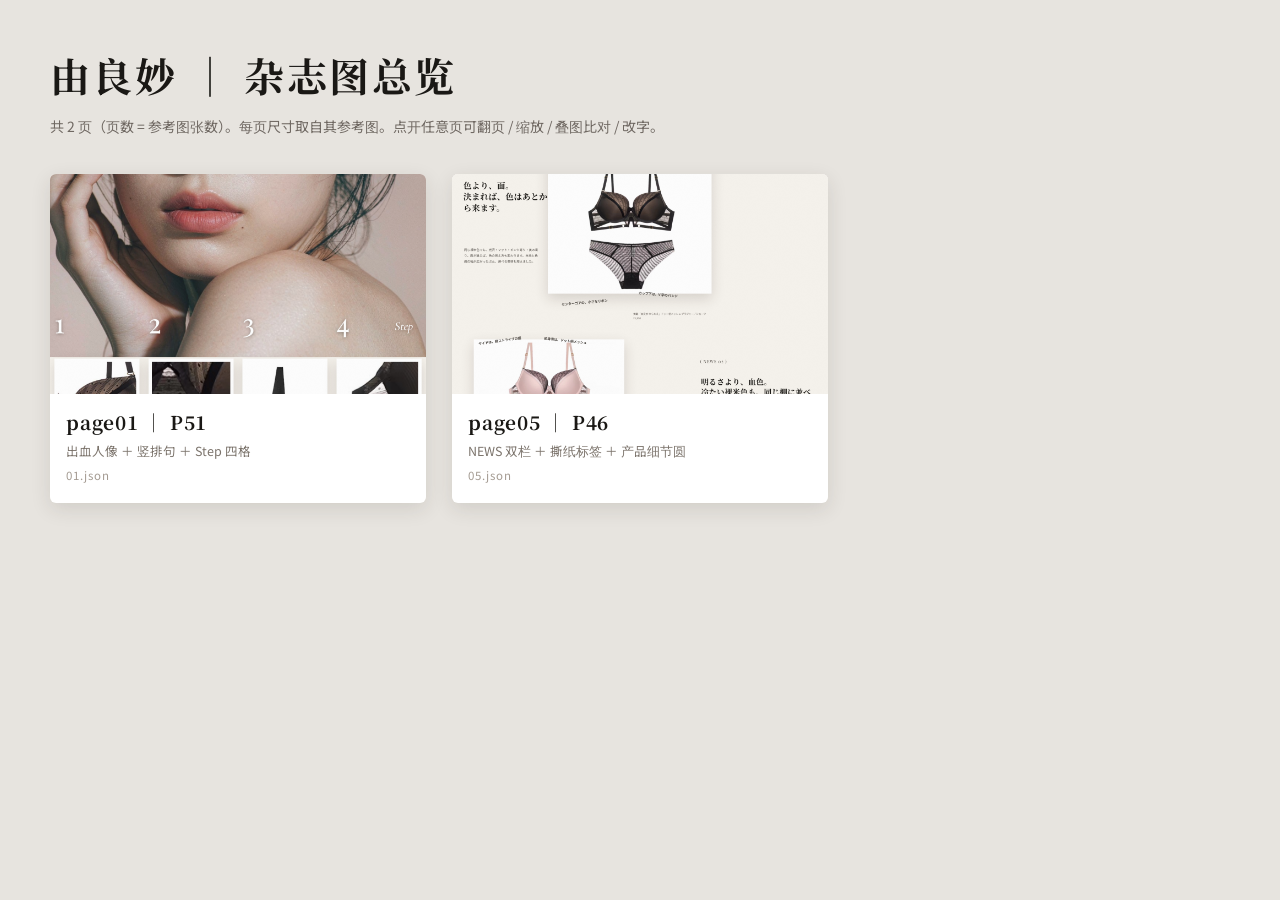
<file: templates/index.html>
<!DOCTYPE html>
<html lang="zh-Hant"><head><meta charset="utf-8">
<title>由良妙 ｜ 总览（2 页）</title>
<link rel="stylesheet" href="css/fonts.css"><link rel="stylesheet" href="css/tokens.css">
<link rel="stylesheet" href="brand/_skin.css"><link rel="stylesheet" href="css/typography.css">
<link rel="stylesheet" href="css/layout.css">
<style>body{background:#e7e4df;padding:46px 30px 90px}
.idx-head{max-width:1180px;margin:0 auto 34px}
.idx-head h1{font-family:var(--font-serif);font-size:40px;margin:0 0 10px;letter-spacing:var(--ls-cn)}
.idx-head p{margin:0;color:#6f6862;font-size:14px;line-height:1.9}
.idx-grid{max-width:1180px;margin:0 auto;display:grid;grid-template-columns:repeat(3,1fr);gap:26px}
.idx-card{background:#fff;border-radius:6px;overflow:hidden;text-decoration:none;color:inherit;box-shadow:0 6px 20px rgba(50,40,32,.12);transition:transform .18s,box-shadow .18s}
.idx-card:hover{transform:translateY(-4px);box-shadow:0 14px 34px rgba(50,40,32,.2)}
.idx-card .thumb{aspect-ratio:auto;min-height:220px;background:#f3f1ee center/cover no-repeat}
.idx-card .meta{padding:14px 16px 18px}
.idx-card .meta b{font-family:var(--font-serif);font-size:19px;display:block;margin-bottom:6px;letter-spacing:.04em}
.idx-card .meta span{font-size:12.5px;color:#7b736b;line-height:1.6;display:block}
.idx-card .meta em{font-style:normal;font-size:11.5px;color:#a49b92;letter-spacing:.08em}
</style></head><body>
<div class="idx-head"><h1>由良妙 ｜ 杂志图总览</h1>
<p>共 2 页（页数 = 参考图张数）。每页尺寸取自其参考图。点开任意页可翻页 / 缩放 / 叠图比对 / 改字。</p></div>
<div class="idx-grid">
      <a class="idx-card" href="page01.html">
        <div class="thumb" style="background-image:url('_shots/page01.png')"></div>
        <div class="meta"><b>page01 ｜ P51</b>
        <span>出血人像 ＋ 竖排句 ＋ Step 四格</span><em>01.json</em></div>
      </a>
      <a class="idx-card" href="page05.html">
        <div class="thumb" style="background-image:url('_shots/page05.png')"></div>
        <div class="meta"><b>page05 ｜ P46</b>
        <span>NEWS 双栏 ＋ 撕纸标签 ＋ 产品细节圆</span><em>05.json</em></div>
      </a>
</div></body></html>
</file>
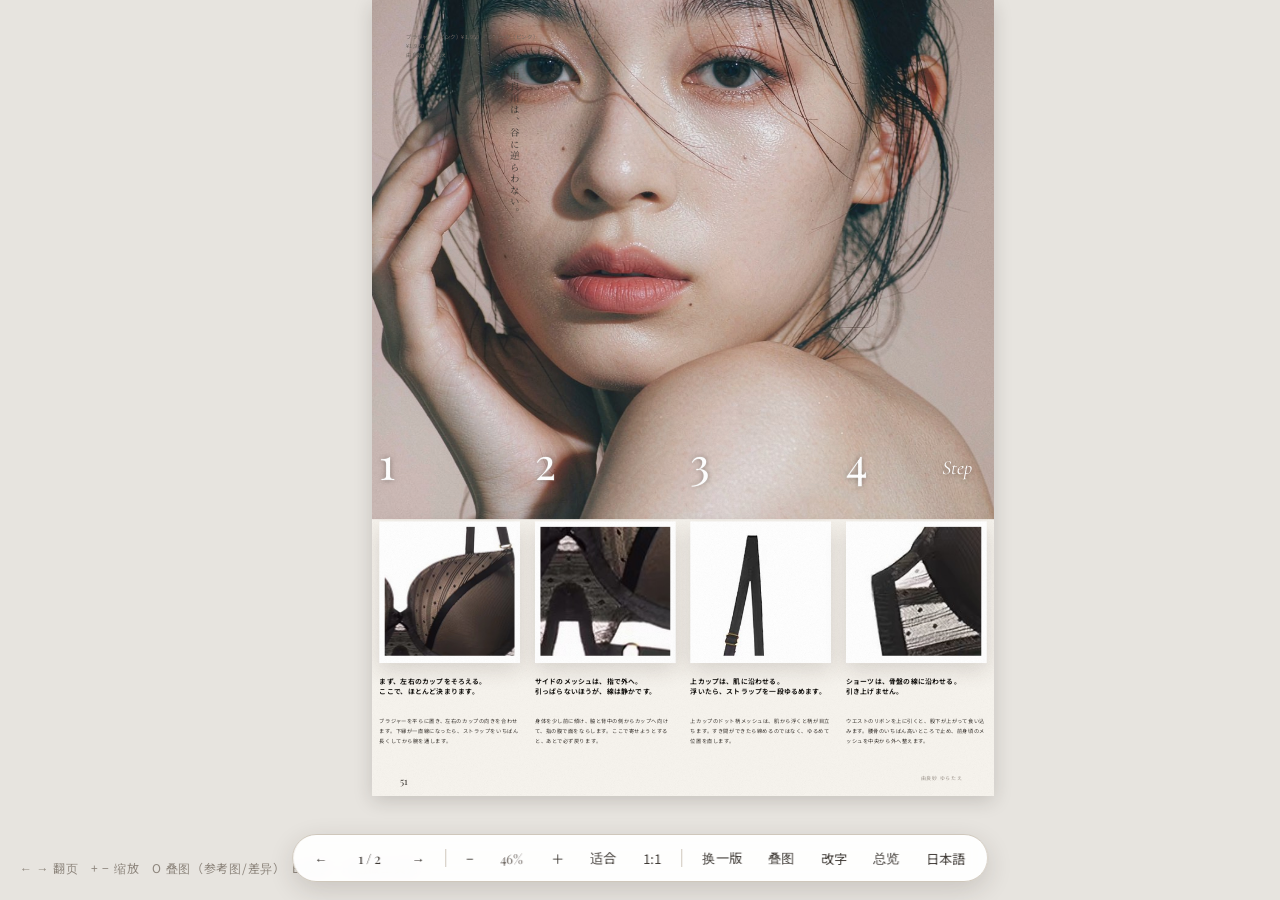
<file: templates/page01.html>
<!DOCTYPE html>
<html lang="ja" data-seed="">
<head>
<meta charset="utf-8">
<title>4 步穿法 ｜ P51</title>
<link rel="stylesheet" href="css/fonts.css">
<link rel="stylesheet" href="css/tokens.css">
<link rel="stylesheet" href="brand/_skin.css">
<link rel="stylesheet" href="css/typography.css">
<link rel="stylesheet" href="css/layout.css">
<link rel="stylesheet" href="css/variants.css">
<style>:root{--page-w:1366px;--page-h:1748px;}</style>
</head>
<body>
<div id="fitbox">
  <div class="stage-wrap">
    <div class="stage">
      <div class="page paper-grain">
        <div class="ref-overlay ref-img" style="background-image:url('assets/ref/p01.jpg')"></div>
        <div class="ref-overlay ref-diff" style="background-image:url('assets/ref/_grid/p01_diff.png')"></div>
      <div class="z z--image is-bleed" id="hero" style="left:0px;top:0px;width:1366px;height:1139.7px;z-index:1"><img src="images/p01-hero.jpg" alt=""></div>
      <div class="z z--text" id="credits" style="left:75.13px;top:69.92px;width:327.84px;height:73.42px;z-index:10"><div class="t fr-sans" style="font-family:var(--font-sans);font-size:12px;letter-spacing:0.02em;line-height:1.7;color:var(--ink-3)">ブラジャー（ピンク）¥1,950 ／ ショーツ（ピンク）¥1,950<br>由良妙 ゆらたえ</div></div>
      <div class="z z--text v" id="note-v" style="left:282.76px;top:153.82px;width:45.08px;height:751.64px;z-index:10"><div class="t fr-serif" style="font-family:var(--font-serif);font-size:21px;letter-spacing:0.2em;line-height:1.35;color:var(--ink-2)">由良川は、谷に逆らわない。</div></div>
      <div class="z z--text" id="step-script" style="left:1154.27px;top:999.86px;width:163.92px;height:83.9px;z-index:10"><div class="t fr-latin-ital" style="font-family:var(--font-latin-ital);font-size:44px;color:#ffffff;text-align:right;text-shadow:0 2px 12px rgba(40,30,20,.5)">Step</div></div>
      <div class="z z--image is-frame" id="s1-img" style="left:16.39px;top:1144.94px;width:308.72px;height:311.14px;z-index:3"><img src="images/step-1.jpg" alt="步骤一 细节"></div>
      <div class="z z--text" id="s1-no" style="left:16.39px;top:964.9px;width:95.62px;height:160.82px;z-index:6"><div class="t fr-latin" style="font-family:var(--font-latin);font-size:96px;line-height:1;color:#ffffff;text-shadow:0 2px 12px rgba(40,30,20,.5), 0 0 3px rgba(255,255,255,.95)">1</div></div>
      <div class="z z--text" id="s1-h" style="left:16.39px;top:1485.8px;width:308.72px;height:87.4px;z-index:10"><div class="t fr-sans" style="font-family:var(--font-sans);font-size:15px;font-weight:700;letter-spacing:0.05em;line-height:1.5;color:var(--ink)">まず、左右のカップをそろえる。<br>ここで、ほとんど決まります。</div></div>
      <div class="z z--text" id="s1-p" style="left:16.39px;top:1573.2px;width:308.72px;height:118.86px;z-index:10"><div class="t fr-sans" style="font-family:var(--font-sans);font-size:11.5px;letter-spacing:0.02em;line-height:1.85;color:var(--ink-2)">ブラジャーを平らに置き、左右のカップの向きを合わせます。下縁が一直線になったら、ストラップをいちばん長くしてから腕を通します。</div></div>
      <div class="z z--image is-frame" id="s2-img" style="left:357.89px;top:1144.94px;width:308.72px;height:311.14px;z-index:3"><img src="images/step-2.jpg" alt="步骤二 细节"></div>
      <div class="z z--text" id="s2-no" style="left:357.89px;top:964.9px;width:95.62px;height:160.82px;z-index:6"><div class="t fr-latin" style="font-family:var(--font-latin);font-size:96px;line-height:1;color:#ffffff;text-shadow:0 2px 12px rgba(40,30,20,.5), 0 0 3px rgba(255,255,255,.95)">2</div></div>
      <div class="z z--text" id="s2-h" style="left:357.89px;top:1485.8px;width:308.72px;height:87.4px;z-index:10"><div class="t fr-sans" style="font-family:var(--font-sans);font-size:15px;font-weight:700;letter-spacing:0.05em;line-height:1.5;color:var(--ink)">サイドのメッシュは、指で外へ。<br>引っぱらないほうが、線は静かです。</div></div>
      <div class="z z--text" id="s2-p" style="left:357.89px;top:1573.2px;width:308.72px;height:118.86px;z-index:10"><div class="t fr-sans" style="font-family:var(--font-sans);font-size:11.5px;letter-spacing:0.02em;line-height:1.85;color:var(--ink-2)">身体を少し前に傾け、脇と背中の側からカップへ向けて、指の腹で面をならします。ここで寄せようとすると、あとで必ず戻ります。</div></div>
      <div class="z z--image is-frame" id="s3-img" style="left:699.39px;top:1144.94px;width:308.72px;height:311.14px;z-index:3"><img src="images/step-3.jpg" alt="步骤三 细节"></div>
      <div class="z z--text" id="s3-no" style="left:699.39px;top:964.9px;width:95.62px;height:160.82px;z-index:6"><div class="t fr-latin" style="font-family:var(--font-latin);font-size:96px;line-height:1;color:#ffffff;text-shadow:0 2px 12px rgba(40,30,20,.5), 0 0 3px rgba(255,255,255,.95)">3</div></div>
      <div class="z z--text" id="s3-h" style="left:699.39px;top:1485.8px;width:308.72px;height:87.4px;z-index:10"><div class="t fr-sans" style="font-family:var(--font-sans);font-size:15px;font-weight:700;letter-spacing:0.05em;line-height:1.5;color:var(--ink)">上カップは、肌に沿わせる。<br>浮いたら、ストラップを一段ゆるめます。</div></div>
      <div class="z z--text" id="s3-p" style="left:699.39px;top:1573.2px;width:308.72px;height:118.86px;z-index:10"><div class="t fr-sans" style="font-family:var(--font-sans);font-size:11.5px;letter-spacing:0.02em;line-height:1.85;color:var(--ink-2)">上カップのドット柄メッシュは、肌から浮くと柄が目立ちます。すき間ができたら締めるのではなく、ゆるめて位置を直します。</div></div>
      <div class="z z--image is-frame" id="s4-img" style="left:1040.89px;top:1144.94px;width:308.72px;height:311.14px;z-index:3"><img src="images/step-4.jpg" alt="步骤四 细节"></div>
      <div class="z z--text" id="s4-no" style="left:1040.89px;top:964.9px;width:81.96px;height:160.82px;z-index:6"><div class="t fr-latin" style="font-family:var(--font-latin);font-size:96px;line-height:1;color:#ffffff;text-shadow:0 2px 12px rgba(40,30,20,.5), 0 0 3px rgba(255,255,255,.95)">4</div></div>
      <div class="z z--text" id="s4-h" style="left:1040.89px;top:1485.8px;width:308.72px;height:87.4px;z-index:10"><div class="t fr-sans" style="font-family:var(--font-sans);font-size:15px;font-weight:700;letter-spacing:0.05em;line-height:1.5;color:var(--ink)">ショーツは、骨盤の線に沿わせる。<br>引き上げません。</div></div>
      <div class="z z--text" id="s4-p" style="left:1040.89px;top:1573.2px;width:308.72px;height:118.86px;z-index:10"><div class="t fr-sans" style="font-family:var(--font-sans);font-size:11.5px;letter-spacing:0.02em;line-height:1.85;color:var(--ink-2)">ウエストのリボンを上に引くと、股下が上がって食い込みます。腰骨のいちばん高いところで止め、前身頃のメッシュを中央から外へ整えます。</div></div>
      <div class="z z--text" id="pageno" style="left:61.47px;top:1699.06px;width:81.96px;height:45.45px;z-index:30"><div class="t fr-latin" style="font-family:var(--font-latin);font-size:22px;color:var(--ink-2)">51</div></div>
      <div class="z z--text" id="wm" style="left:1079.14px;top:1699.06px;width:218.56px;height:45.45px;z-index:30"><div class="t fr-sans" style="font-family:var(--font-sans);font-size:11px;letter-spacing:0.16em;color:var(--ink-4);text-align:right">由良妙 ゆらたえ</div></div>
      </div>
    </div>
  </div>
</div>

<div class="toolbar">
  <button class="tb-prev" title="上一页（←）">←</button>
  <span class="pill-idx">1 / 2</span>
  <button class="tb-next" title="下一页（→）">→</button>
  <span class="sep"></span>
  <button class="tb-zoom-out" title="缩小（−）">−</button>
  <span class="zoomval">100%</span>
  <button class="tb-zoom-in" title="放大（＋）">＋</button>
  <button class="tb-fit" title="适合视窗（0）">适合</button>
  <button class="tb-100" title="原始尺寸">1:1</button>
  <span class="sep"></span>
  <button class="tb-ref" title="叠图比对：参考图 → 差异图 → 关（O）">叠图</button>
  <button class="tb-edit" title="直接改字（E）">改字</button>
  <a href="index.html" title="回到总览">总览</a>
</div>
<div class="hint">← → 翻页　+ − 缩放　O 叠图（参考图/差异）　E 改字　H 隐藏工具列</div>

<script src="js/vendor/jquery-3.7.1.min.js"></script>
<script src="copy/_data.js"></script>
<script src="js/copy.js"></script>
<script src="js/variants.js"></script>
<script src="js/magazine.js"></script>
</body>
</html>
</file>
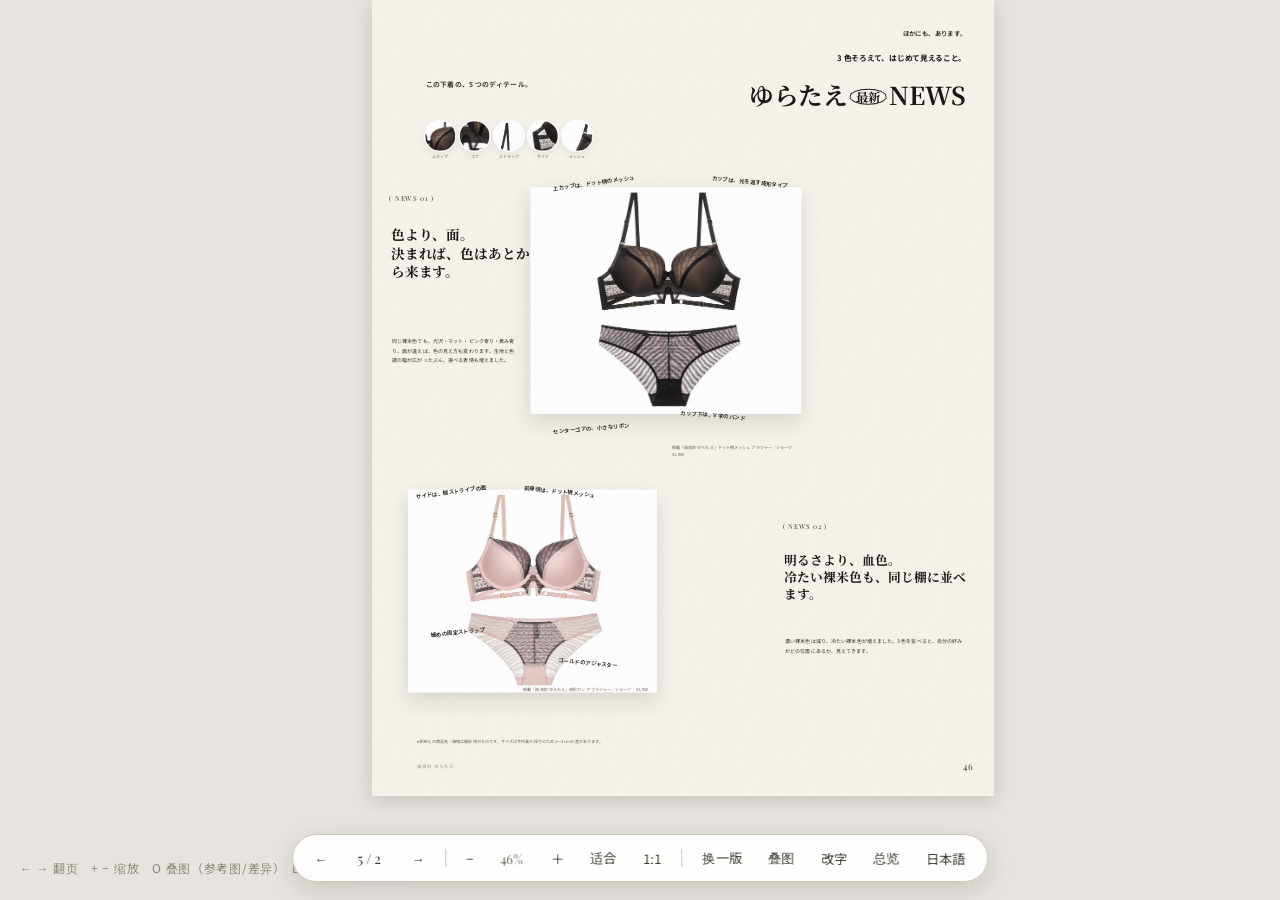
<file: templates/page05.html>
<!DOCTYPE html>
<html lang="ja" data-seed="">
<head>
<meta charset="utf-8">
<title>细节 NEWS ｜ P46</title>
<link rel="stylesheet" href="css/fonts.css">
<link rel="stylesheet" href="css/tokens.css">
<link rel="stylesheet" href="brand/_skin.css">
<link rel="stylesheet" href="css/typography.css">
<link rel="stylesheet" href="css/layout.css">
<link rel="stylesheet" href="css/variants.css">
<style>:root{--page-w:1366px;--page-h:1748px;}</style>
</head>
<body>
<div id="fitbox">
  <div class="stage-wrap">
    <div class="stage">
      <div class="page is-paper-warm paper-grain">
        <div class="ref-overlay ref-img" style="background-image:url('assets/ref/p05.jpg')"></div>
        <div class="ref-overlay ref-diff" style="background-image:url('assets/ref/_grid/p05_diff.png')"></div>
      <div class="z z--text" id="mast-a" style="left:983.52px;top:62.93px;width:321.01px;height:52.44px;z-index:20"><div class="t fr-sans" style="font-family:var(--font-sans);font-size:14px;font-weight:700;color:var(--ink-2);text-align:right">ほかにも、あります。</div></div>
      <div class="z z--text" id="mast-b" style="left:792.28px;top:115.37px;width:512.25px;height:55.94px;z-index:20"><div class="t fr-sans" style="font-family:var(--font-sans);font-size:17px;font-weight:700;color:var(--ink);text-align:right">3 色そろえて、はじめて見えること。</div></div>
      <div class="z z--text" id="mast-c" style="left:573.72px;top:178.3px;width:730.81px;height:139.84px;z-index:20"><div class="t fr-serif" style="font-family:var(--font-serif);font-size:54px;font-weight:700;line-height:1.1;color:var(--ink);text-align:right">ゆらたえ<span style="display:inline-block;border:2px solid var(--ink);border-radius:50%;padding:.02em .42em;font-size:.5em;margin:0 .18em;vertical-align:.28em">最新</span>NEWS</div></div>
      <div class="z z--torn" id="torn-title" style="left:98.35px;top:160.82px;width:416.63px;height:83.9px;z-index:30;padding:13px 20px"><div class="t fr-sans" style="font-family:var(--font-sans);font-size:15px;font-weight:700;letter-spacing:0.05em;color:var(--ink-2)">この下着の、5 つのディテール。</div></div>
      <div class="z z--mask is-circle" id="d1" style="left:117.48px;top:265.7px;width:65.57px;height:65.55px;z-index:22"><img src="images/detail-cup.png" alt=""></div>
      <div class="z z--mask is-circle" id="d2" style="left:192.61px;top:265.7px;width:65.57px;height:65.55px;z-index:22"><img src="images/detail-bow.png" alt=""></div>
      <div class="z z--mask is-circle" id="d3" style="left:267.74px;top:265.7px;width:65.57px;height:65.55px;z-index:22"><img src="images/detail-strap.png" alt=""></div>
      <div class="z z--mask is-circle" id="d4" style="left:342.87px;top:265.7px;width:65.57px;height:65.55px;z-index:22"><img src="images/detail-wing.png" alt=""></div>
      <div class="z z--mask is-circle" id="d5" style="left:418px;top:265.7px;width:65.57px;height:65.55px;z-index:22"><img src="images/detail-mesh.png" alt=""></div>
      <div class="z z--text" id="n1" style="left:117.48px;top:337.36px;width:65.57px;height:34.96px;z-index:22"><div class="t fr-sans" style="font-family:var(--font-sans);font-size:8.5px;color:var(--ink-3);text-align:center">上カップ</div></div>
      <div class="z z--text" id="n2" style="left:192.61px;top:337.36px;width:65.57px;height:34.96px;z-index:22"><div class="t fr-sans" style="font-family:var(--font-sans);font-size:8.5px;color:var(--ink-3);text-align:center">ゴア</div></div>
      <div class="z z--text" id="n3" style="left:267.74px;top:337.36px;width:65.57px;height:34.96px;z-index:22"><div class="t fr-sans" style="font-family:var(--font-sans);font-size:8.5px;color:var(--ink-3);text-align:center">ストラップ</div></div>
      <div class="z z--text" id="n4" style="left:342.87px;top:337.36px;width:65.57px;height:34.96px;z-index:22"><div class="t fr-sans" style="font-family:var(--font-sans);font-size:8.5px;color:var(--ink-3);text-align:center">サイド</div></div>
      <div class="z z--text" id="n5" style="left:418px;top:337.36px;width:65.57px;height:34.96px;z-index:22"><div class="t fr-sans" style="font-family:var(--font-sans);font-size:8.5px;color:var(--ink-3);text-align:center">メッシュ</div></div>
      <div class="z z--image is-frame" id="plate-a" style="left:348.33px;top:410.78px;width:594.21px;height:498.18px;z-index:5"><img src="images/p05-plate-a.jpg" alt="产品图 A"></div>
      <div class="z z--text" id="news01-kicker" style="left:38.25px;top:424.76px;width:191.24px;height:48.94px;z-index:20"><div class="t fr-latin" style="font-family:var(--font-latin);font-size:15px;letter-spacing:0.12em;color:var(--ink-2)">( NEWS 01 )</div></div>
      <div class="z z--text" id="news01-h" style="left:40.98px;top:494.68px;width:321.01px;height:218.5px;z-index:20"><div class="t fr-serif" style="font-family:var(--font-serif);font-size:30px;font-weight:700;letter-spacing:0.02em;line-height:1.35;color:var(--ink)">色より、面。<br>決まれば、色はあとから来ます。</div></div>
      <div class="z z--text" id="news01-p" style="left:43.71px;top:739.4px;width:275.93px;height:288.42px;z-index:20"><div class="t fr-sans" style="font-family:var(--font-sans);font-size:11px;letter-spacing:0.02em;line-height:1.9;color:var(--ink-2)">同じ裸米色でも、光沢・マット・ピンク寄り・黄み寄り。面が違えば、色の見え方も変わります。生地と色調の幅が広がったぶん、選べる表情も増えました。</div></div>
      <div class="z z--text" id="lab-a1" style="left:398.87px;top:391.55px;width:184.41px;height:52.44px;z-index:30;transform:rotate(-8deg)"><div class="t fr-sans" style="font-family:var(--font-sans);font-size:12px;font-weight:700;color:var(--ink-2)">上カップは、ドット柄のメッシュ</div></div>
      <div class="z z--text" id="lab-a2" style="left:744.47px;top:391.55px;width:211.73px;height:52.44px;z-index:30;transform:rotate(6deg)"><div class="t fr-sans" style="font-family:var(--font-sans);font-size:12px;font-weight:700;color:var(--ink-2)">カップは、光を返す成形タイプ</div></div>
      <div class="z z--text" id="lab-a3" style="left:398.87px;top:929.94px;width:198.07px;height:52.44px;z-index:30;transform:rotate(-5deg)"><div class="t fr-sans" style="font-family:var(--font-sans);font-size:12px;font-weight:700;color:var(--ink-2)">センターゴアの、小さなリボン</div></div>
      <div class="z z--text" id="lab-a4" style="left:676.17px;top:905.46px;width:198.07px;height:52.44px;z-index:30;transform:rotate(5deg)"><div class="t fr-sans" style="font-family:var(--font-sans);font-size:12px;font-weight:700;color:var(--ink-2)">カップ下は、V 字のバンド</div></div>
      <div class="z z--text" id="credits-a" style="left:658.41px;top:975.38px;width:293.69px;height:122.36px;z-index:20"><div class="t fr-sans" style="font-family:var(--font-sans);font-size:9px;line-height:1.7;color:var(--ink-3)">掲載「由良妙 ゆらたえ」ドット柄メッシュ ブラジャー／ショーツ　¥1,950</div></div>
      <div class="z z--image is-frame" id="plate-b" style="left:79.23px;top:1075.02px;width:546.4px;height:445.74px;z-index:5"><img src="images/p05-plate-b.jpg" alt="产品图 B"></div>
      <div class="z z--text" id="lab-b1" style="left:98.35px;top:1069.78px;width:163.92px;height:52.44px;z-index:30;transform:rotate(-8deg)"><div class="t fr-sans" style="font-family:var(--font-sans);font-size:12px;font-weight:700;color:var(--ink-2)">サイドは、縦ストライプの面</div></div>
      <div class="z z--text" id="lab-b2" style="left:129.77px;top:1377.42px;width:157.09px;height:52.44px;z-index:30;transform:rotate(-6deg)"><div class="t fr-sans" style="font-family:var(--font-sans);font-size:12px;font-weight:700;color:var(--ink-2)">細めの固定ストラップ</div></div>
      <div class="z z--text" id="lab-b3" style="left:407.07px;top:1447.34px;width:143.43px;height:52.44px;z-index:30;transform:rotate(5deg)"><div class="t fr-sans" style="font-family:var(--font-sans);font-size:12px;font-weight:700;color:var(--ink-2)">ゴールドのアジャスター</div></div>
      <div class="z z--text" id="lab-b4" style="left:331.94px;top:1069.78px;width:157.09px;height:52.44px;z-index:30;transform:rotate(6deg)"><div class="t fr-sans" style="font-family:var(--font-sans);font-size:12px;font-weight:700;color:var(--ink-2)">前身頃は、ドット柄メッシュ</div></div>
      <div class="z z--text" id="credits-b" style="left:331.94px;top:1506.78px;width:280.03px;height:87.4px;z-index:20"><div class="t fr-sans" style="font-family:var(--font-sans);font-size:9px;line-height:1.7;color:var(--ink-3)">掲載「由良妙 ゆらたえ」成形カップ ブラジャー／ショーツ　¥1,950</div></div>
      <div class="z z--text" id="news02-kicker" style="left:901.56px;top:1144.94px;width:191.24px;height:48.94px;z-index:20"><div class="t fr-latin" style="font-family:var(--font-latin);font-size:15px;letter-spacing:0.12em;color:var(--ink-2)">( NEWS 02 )</div></div>
      <div class="z z--text" id="news02-h" style="left:904.29px;top:1209.62px;width:409.8px;height:183.54px;z-index:20"><div class="t fr-serif" style="font-family:var(--font-serif);font-size:28px;font-weight:700;letter-spacing:0.02em;line-height:1.35;color:var(--ink)">明るさより、血色。<br>冷たい裸米色も、同じ棚に並べます。</div></div>
      <div class="z z--text" id="news02-p" style="left:907.02px;top:1398.4px;width:398.87px;height:183.54px;z-index:20"><div class="t fr-sans" style="font-family:var(--font-sans);font-size:11px;letter-spacing:0.02em;line-height:1.9;color:var(--ink-2)">濃い裸米色は減り、冷たい裸米色が増えました。3 色を並べると、自分の好みがどの位置にあるか、見えてきます。</div></div>
      <div class="z z--text" id="fam" style="left:98.35px;top:1622.14px;width:846.92px;height:45.45px;z-index:20"><div class="t fr-sans" style="font-family:var(--font-sans);font-size:9px;line-height:1.6;color:var(--ink-3)">●本単元の商品名・価格は撮影用のものです。サイズは手作業の採寸のため 2〜3cm の差があります。</div></div>
      <div class="z z--text" id="pageno" style="left:1236.23px;top:1669.34px;width:81.96px;height:48.94px;z-index:30"><div class="t fr-latin" style="font-family:var(--font-latin);font-size:20px;color:var(--ink-2);text-align:right">46</div></div>
      <div class="z z--text" id="wm" style="left:98.35px;top:1674.58px;width:245.88px;height:41.95px;z-index:30"><div class="t fr-sans" style="font-family:var(--font-sans);font-size:10px;letter-spacing:0.12em;color:var(--ink-4)">由良妙 ゆらたえ</div></div>
      </div>
    </div>
  </div>
</div>

<div class="toolbar">
  <button class="tb-prev" title="上一页（←）">←</button>
  <span class="pill-idx">5 / 2</span>
  <button class="tb-next" title="下一页（→）">→</button>
  <span class="sep"></span>
  <button class="tb-zoom-out" title="缩小（−）">−</button>
  <span class="zoomval">100%</span>
  <button class="tb-zoom-in" title="放大（＋）">＋</button>
  <button class="tb-fit" title="适合视窗（0）">适合</button>
  <button class="tb-100" title="原始尺寸">1:1</button>
  <span class="sep"></span>
  <button class="tb-ref" title="叠图比对：参考图 → 差异图 → 关（O）">叠图</button>
  <button class="tb-edit" title="直接改字（E）">改字</button>
  <a href="index.html" title="回到总览">总览</a>
</div>
<div class="hint">← → 翻页　+ − 缩放　O 叠图（参考图/差异）　E 改字　H 隐藏工具列</div>

<script src="js/vendor/jquery-3.7.1.min.js"></script>
<script src="copy/_data.js"></script>
<script src="js/copy.js"></script>
<script src="js/variants.js"></script>
<script src="js/magazine.js"></script>
</body>
</html>
</file>
<file: templates/css/fonts.css>
@charset "UTF-8";
/* ==========================================================================
   fonts.css —— 内嵌字体（杂志感的地基）
   --------------------------------------------------------------------------
   为什么必须内嵌，不能用系统字体栈：

   本机实测 —— 明朝体只有「Noto Serif SC」，没有 TC 版，也没有 Yu Mincho /
   MS Mincho；系统栈会一路落到 **SimSun**，标题的字重、字面宽度、顿挫全不对。
   手写体只有 Segoe Script（童趣圆体），没有参考刊那种 copperplate 系统。
   所以把 Noto Serif JP/SC（真明朝 400/700/900）、Noto Sans JP、两款 script、
   两款拉丁衬线随包带走：出图稳定、换机可用。均为 OFL 授权，可随项目分发。

   ★ 字体族名是「引擎中立名」（Mag *），不绑定任何品牌。
     某个品牌想换字体 → 改 brand/brand-pack.json 的 fonts 段；
     字段契约与 fontMap 台账口径见 ../contracts/brand-pack.md §3.7，
     识别原刊字体的流程见 ../references/05-font-identification.md。
     改完用 `node tools/fontcheck.js` 验「真的用了内嵌字体」，
     再用 `node tools/inkprobe.js` 验「字重真的生效」——两者缺一不可。

   字形切换：日文稿用 JP、中文稿用 SC。靠 <html lang> 选（js/copy.js 一定会设）。
   两套都保留 JP 作为回落，避免缺字变豆腐。
   ========================================================================== */

/* ---------- 明朝体 · 日文（主稿字体） ---------- */
@font-face { font-family: "Mag Mincho JP";
  src: url("../fonts/noto-serif-jp-japanese-400-normal.woff2") format("woff2");
  font-weight: 400; font-style: normal; font-display: block; }
@font-face { font-family: "Mag Mincho JP";
  src: url("../fonts/noto-serif-jp-japanese-700-normal.woff2") format("woff2");
  font-weight: 700; font-style: normal; font-display: block; }
@font-face { font-family: "Mag Mincho JP";
  src: url("../fonts/noto-serif-jp-japanese-900-normal.woff2") format("woff2");
  font-weight: 900; font-style: normal; font-display: block; }

/* ---------- 明朝体 · 中文（中文稿字形） ---------- */
@font-face { font-family: "Mag Mincho SC";
  src: url("../fonts/noto-serif-sc-chinese-simplified-400-normal.woff2") format("woff2");
  font-weight: 400; font-style: normal; font-display: block; }
@font-face { font-family: "Mag Mincho SC";
  src: url("../fonts/noto-serif-sc-chinese-simplified-700-normal.woff2") format("woff2");
  font-weight: 700; font-style: normal; font-display: block; }
@font-face { font-family: "Mag Mincho SC";
  src: url("../fonts/noto-serif-sc-chinese-simplified-900-normal.woff2") format("woff2");
  font-weight: 900; font-style: normal; font-display: block; }

/* ---------- 黑体 · 日文（内文 / 说明） ---------- */
@font-face { font-family: "Mag Gothic JP";
  src: url("../fonts/noto-sans-jp-japanese-400-normal.woff2") format("woff2");
  font-weight: 400; font-style: normal; font-display: block; }
@font-face { font-family: "Mag Gothic JP";
  src: url("../fonts/noto-sans-jp-japanese-700-normal.woff2") format("woff2");
  font-weight: 700; font-style: normal; font-display: block; }

/* ---------- 手写体 · 两种笔性 ----------
   Silk   —— 极细 copperplate，笔画如丝线（签名式大字）
   Ribbon —— 笔画丰满、转折圆润（压在浅底上的装饰大字用，细线会看不清） */
@font-face { font-family: "Mag Script Silk";
  src: url("../fonts/pinyon-script-latin-400-normal.woff2") format("woff2");
  font-weight: 400; font-style: normal; font-display: block; }
@font-face { font-family: "Mag Script Ribbon";
  src: url("../fonts/great-vibes-latin-400-normal.woff2") format("woff2");
  font-weight: 400; font-style: normal; font-display: block; }

/* ---------- 英文衬线（大写字标 / 数字 / 装饰） ---------- */
@font-face { font-family: "Mag Editorial";
  src: url("../fonts/playfair-display-latin-400-normal.woff2") format("woff2");
  font-weight: 400; font-style: normal; font-display: block; }
@font-face { font-family: "Mag Editorial Italic";
  src: url("../fonts/cormorant-garamond-latin-400-italic.woff2") format("woff2");
  font-weight: 400; font-style: italic; font-display: block; }
</file>
<file: templates/css/tokens.css>
@charset "UTF-8";
/* =========================================================================
   tokens.css —— 设计令牌（引擎默认值）
   -------------------------------------------------------------------------
   这一层是「引擎出厂默认」。**品牌包会覆盖它**：
   build.js 读 brand/brand-pack.json → 生成 brand/_skin.css（只写覆写项），
   每个页面在 tokens.css 之后加载 _skin.css，于是同一套版式换品牌只换配色与字体。

   想手工微调也可以直接改这里（会作为所有品牌的兜底）。
   ========================================================================= */

:root {
  /* ---------- 1. 画布（默认值；实际每页由 layout JSON 的 canvas 覆盖） ---------- */
  --page-w: 1366px;
  --page-h: 1748px;
  --page-scale: 1;

  /* ---------- 2. 纸张与墨色 ---------- */
  --paper:        #ffffff;   /* 纸底（品牌包 palette.paper 覆盖） */
  --paper-warm:   #f7f4ee;   /* 生成り（米白纸） */
  --paper-cream:  #efe6d8;   /* 奶油纸 */
  --paper-grey:   #f2f1ef;
  --ink:          #1a1815;   /* 主文字 */
  --ink-2:        #3d3833;   /* 次文字 */
  --ink-3:        #6f6862;   /* 说明文字 */
  --ink-4:        #a09890;   /* 极淡注记 */
  --rule:         #cfc7bb;   /* 细罫线 */
  --rule-soft:    #e6e0d8;

  /* ---------- 3. 强调色（品牌包 palette.accent 覆盖；默认中性墨色） ---------- */
  --accent:       #1a1815;
  --accent-soft:  #e8e4de;
  --accent-deep:  #1a1815;
  --accent-wash:  #f4f2ee;

  /* ---------- 3b. 参考刊解析色（品牌包 palette 覆盖） ----------
     这五个不是「品牌主色」，而是**参考刊解析出来的功能色**——它们的取值来自
     参考图（背景基色、刊头强调色、被主体衬着的对比墨），用途固定：
       --sky       出血照重铺的**背景基色**（herorecut.py --bg-from 量出来的就是它）
       --pink      刊头/大字号强调色（参考刊的粉）
       --pink-deep 压在照片/浅底上的**强调色加深一档**（弧排字、角标）
       --ink-cool  压在浅蓝底上的墨（与背景同色系加深 → 天然高对比）
       --warm-deep 压在人物暖调（肌肤/米色薄纱）上的墨（暖调加深 → 与人物色匹配）
     有它们，版式里就不出现写死色值；换品牌仍然只换 brand-pack.json。

     ★2026-10-01 加深：--warm-deep 与 --pink-deep 都往下压了一档。
       起因是用户第 5 点「文案要用与背景色和人物颜色匹配的对比色」。
       反算过程：以 contrastcheck 实测的中调底（fam 底下灰度 159）为准，
       正文要过 4.5 需要字色相对亮度 ≤ 0.038；#7a4a55 只有 0.097（比值 2.70），
       压到 #4b2731 才到 4.85。--pink-deep 同理：#e4789f 压在浅底上比值 2.25，
       不到大字 3.0 的线；压到 #d4557f 得 3.1。
       **颜色不是审美调整，是算出来的** —— 换底就要重算，别凭眼睛。 */
  --sky:       #e4ebf6;
  --pink:      #f1a1bb;
  --pink-deep: #d4557f;
  --ink-cool:  #3b4a63;
  --warm-deep: #4b2731;

  /* ---------- 4. 字体角色 ----------
     前四个由 css/fonts.css 内嵌；系统字体只作缺字回落，不参与「选字」。
     品牌包 fonts 段可整套替换。 */
  --font-serif:  "Mag Mincho JP","Mag Mincho SC",SimSun,"Times New Roman",serif;
  --font-sans:   "Mag Gothic JP","Microsoft JhengHei","Yu Gothic","Microsoft YaHei",sans-serif;
  --font-script:      "Mag Script Silk","Mag Script Ribbon",cursive;
  --font-script-fat:  "Mag Script Ribbon","Mag Script Silk",cursive;
  --font-latin:       "Mag Editorial",Didot,Georgia,serif;
  --font-latin-ital:  "Mag Editorial Italic","Mag Editorial",Georgia,serif;

  /* ---------- 5. 字号级距 ---------- */
  --fs-mega:  104px;
  --fs-xxl:    68px;
  --fs-xl:     46px;
  --fs-lg:     30px;
  --fs-mdl:    24px;
  --fs-md:     20px;
  --fs-sm:     17px;
  --fs-xs:     14px;
  --fs-xxs:    12px;

  /* ---------- 6. 行高与字距 ---------- */
  --lh-tight:  1.25;
  --lh-normal: 1.55;
  --lh-loose:  1.95;
  --ls-cn:     0.06em;
  --ls-wide:   0.18em;
  --ls-xwide:  0.34em;

  /* ---------- 7. 版面基准 ---------- */
  --pad-x:     62px;
  --pad-y:     52px;
  --foot-safe: 88px;
  --gap:       18px;
  --hairline:  1px;

  /* ---------- 8. 阴影 / 圆角 ---------- */
  --sh-photo: 0 18px 44px rgba(60,45,38,.16);
  --sh-soft:  0 6px 18px rgba(60,45,38,.10);
  --r-sm: 3px;  --r-md: 10px;  --r-pill: 999px;
}
</file>
<file: templates/brand/_skin.css>
/* 由 build.js 生成 —— 请勿手改；改 brand/brand-pack.json 后重新 node build.js */
/* 品牌：由良妙 / ゆらたえ — yurutae */
:root {
  --paper: #f7f4ee;
  --paper-warm: #f7f4ee;
  --paper-cream: #efe6d8;
  --ink: #1a1815;
  --ink-2: #3d3833;
  --ink-3: #6f6862;
  --ink-4: #a09890;
  --rule: #cfc7bb;
  --rule-soft: #e6e0d8;
  --accent: #8c2f39;
  --accent-soft: #e7d3d5;
  --accent-deep: #8c2f39;
  --accent-wash: #f4eeea;
  --font-serif: "Mag Mincho JP","Mag Mincho SC",SimSun,"Times New Roman",serif;
  --font-sans: "Mag Gothic JP","Microsoft JhengHei","Yu Gothic","Microsoft YaHei",sans-serif;
  --font-script: "Mag Script Silk","Mag Script Ribbon",cursive;
  --font-script-fat: "Mag Script Ribbon","Mag Script Silk",cursive;
  --font-latin: "Mag Editorial",Didot,Georgia,serif;
  --font-latin-ital: "Mag Editorial Italic","Mag Editorial",Georgia,serif;
  /* 品牌字重上限：500（版式里超过的字重应下调，见 references/02 */
}
</file>
<file: templates/css/typography.css>
@charset "UTF-8";
/* =========================================================================
   typography.css —— 字体角色（.fr-*）与字形切换
   -------------------------------------------------------------------------
   版式骨架里每个文字区块只声明「角色」（serif / sans / script / latin …），
   不写具体字体名。角色→字体族的映射在 tokens.css 的 --font-* 变量里，
   由品牌包覆盖。这就是「保留原刊文字样式」可落地的方式：
   原刊是明朝标题 → 区块标 role:"serif"；原刊是黑体内文 → role:"sans"。
   ========================================================================= */

/* ---------------- 角色类 ---------------- */
.fr-serif      { font-family: var(--font-serif); }
.fr-sans       { font-family: var(--font-sans); }
.fr-script     { font-family: var(--font-script); font-weight: 400; }
.fr-script-fat { font-family: var(--font-script-fat); font-weight: 400; }
.fr-latin      { font-family: var(--font-latin); }
.fr-latin-ital { font-family: var(--font-latin-ital); font-style: italic; }

/* ---------------- 字形切换：中文稿走简体明朝 ----------------
   同一个「直」「骨」「今」在 JP / SC 里起笔与重心都不同，
   日文稿用 SC 字形会被日本读者一眼看出是「中文排版」。
   靠 <html lang> 切（js/copy.js 必定会设），两侧都保留 JP 回落，不会出豆腐块。 */
html[lang="zh-Hant"], html[lang^="zh"] {
  --font-serif: "Mag Mincho SC","Mag Mincho JP",SimSun,"Times New Roman",serif;
}

/* ---------------- 排版默认 ----------------
   所有文字区块共享的基线行为。单个区块可在 layout JSON 的 style 里覆写。 */
.z--text {
  white-space: pre-wrap;          /* 尊重 layout JSON 里的换行 */
  overflow-wrap: break-word;
  font-kerning: normal;
  font-feature-settings: "palt" 0; /* 中文/日文不做比例字距（杂志正文要等宽感） */
}
.z--text.is-center { text-align: center; }
.z--text.is-right  { text-align: right; }
.z--text.is-just   { text-align: justify; }

/* 直排（原刊的竖排句、巨型直排署名） */
.v { writing-mode: vertical-rl; text-orientation: mixed; }
.v--upright { text-orientation: upright; }

/* 行内强调（layout JSON 的 text 里可用 <b> / <em> / <span class="em">） */
.z--text b, .z--text strong { font-weight: 700; }
.z--text em { font-style: normal; color: var(--accent-deep); font-weight: 700; }
.z--text .uline { border-bottom: 2px solid var(--accent); padding-bottom: 2px; }
.z--text .box { box-shadow: inset 0 -0.34em 0 var(--accent-soft); }
</file>
<file: templates/css/layout.css>
@charset "UTF-8";
/* =========================================================================
   layout.css —— 画布外壳 + 分区（zone）原语
   -------------------------------------------------------------------------
   版式由 build.js 从 layout/NNN.json 生成：每个 zone 变成一个绝对定位的
   <div class="z z--<kind>" id="<id>">，几何（left/top/width/height）与
   排版（font-size/weight/tracking/leading/color）逐条写成 inline style。
   这个文件只提供「几何表达不了的东西」：纸底、罫线、撕纸、气泡、圆形遮罩…

   于是：改版式 = 改 layout JSON，不改 CSS；换品牌 = 改 brand pack，不改版式。
   ========================================================================= */

*, *::before, *::after { box-sizing: border-box; }
html, body { margin: 0; padding: 0; }
body {
  background: #e7e4df;
  font-family: var(--font-sans);
  color: var(--ink);
  -webkit-font-smoothing: antialiased;
  text-rendering: optimizeLegibility;
}

/* ---------------- 缩放外壳（浏览器预览用；出图时被 shoot.js 归零） ---------------- */
.stage-wrap { position: relative; margin: 0 auto; transform-origin: top center; transition: transform .18s ease-out; }
.stage {
  position: relative;
  width: var(--page-w); height: var(--page-h);
  background: var(--paper);
  box-shadow: 0 10px 40px rgba(40,32,26,.18);
  overflow: hidden;
}

/* ---------------- 叠图比对层（「叠图」按钮三态：关 → 参考图 → 差异图） ----------------
   两层都常驻 DOM（由 build.js 按 layout 里的 ref 生成），靠 body 上的类切换。
   · .ref-img  参考图，multiply 压在产品上 → 看「版面有没有对上骨架」；
   · .ref-diff 差异热图（tools/refgrid.py 产），screen 让高热区发光 → 看「哪里漏排了」。 */
.ref-overlay {
  position: absolute; inset: 0; z-index: 900; pointer-events: none;
  opacity: 0; transition: opacity .2s;
  background-size: 100% 100%; background-repeat: no-repeat;
}
.ref-overlay.ref-img  { mix-blend-mode: multiply; }
.ref-overlay.ref-diff { mix-blend-mode: screen; }
body.show-ref  .ref-overlay.ref-img  { opacity: .5; }
body.show-diff .ref-overlay.ref-diff { opacity: .8; }

/* ---------------- 页面本体 ---------------- */
.page {
  position: relative;
  width: 100%; height: 100%;
  background: var(--paper);
  overflow: hidden;
  font-family: var(--font-sans);
  color: var(--ink);
}
.page.is-paper-warm { background: var(--paper-warm); }
.page.is-paper-cream { background: var(--paper-cream); }
/* 参考刊底色的承接位：出血照重铺成「背景基色」后，纸底也跟着换，
   这样照片边缘之外（例如以后改成内缩排版）不会露出白色。 */
.page.is-paper-sky { background: var(--sky); }
.page.is-paper-pink { background: var(--pink); }

/* 纸纹（可选：layout JSON 的 paper.grain = true）—— 用极淡噪点保住「印刷物」手感 */
.paper-grain::after {
  content: ''; position: absolute; inset: 0; z-index: 800; pointer-events: none;
  opacity: .5; mix-blend-mode: multiply;
  background-image: url("data:image/svg+xml;utf8,<svg xmlns='http://www.w3.org/2000/svg' width='140' height='140'><filter id='n'><feTurbulence type='fractalNoise' baseFrequency='.85' numOctaves='2'/><feColorMatrix type='saturate' values='0'/></filter><rect width='140' height='140' filter='url(%23n)' opacity='.16'/></svg>");
}

/* =========================================================================
   分区原语
   ========================================================================= */
.z { position: absolute; }

/* ---- 文字 ---- */
/* .t 撑满外层框的高度：这样 scrollHeight 才等于「内容实际高度」，
   copycheck 的纵向溢出判定（sh > ch）才成立。若用了 valign（flex 垂直居中），
   则 .t 必须回到 auto，否则 flex 居中失效。 */
.z--text > .t { height: 100%; }
.z--text.has-valign > .t { height: auto; }
/* 竖排区块：.t 必须显式撑满框宽。
   父级带 writing-mode: vertical-rl 时，子块 width:auto 会退化成「块轴 = line-height」
   的收缩宽度（例：38px × 1.16 = 44px），于是 scrollWidth 会虚报超框、
   copycheck 报「横向溢出」——那是收缩宽度的伪影，不是真的排不下。
   撑满后块轴起点仍在右缘（vertical-rl 的块起始边），文字位置不变。 */
.z--text.v > .t { width: 100%; }

/* ---- 图片 ---- */
.z--image img { display: block; width: 100%; height: 100%; object-fit: cover; }
.z--image.is-contain img { object-fit: contain; }
.z--image.is-frame { background: #fff; padding: 12px 12px 16px; box-shadow: var(--sh-photo); }
.z--cutout img { display: block; width: 100%; height: 100%; object-fit: contain; }

/* 圆形 / 圆角遮罩（原刊的「细节特写圆」、头像位） */
.z--mask { overflow: hidden; background: #fff; }
.z--mask img { width: 100%; height: 100%; object-fit: cover; display: block; }
.z--mask.is-circle { border-radius: 50%; box-shadow: 0 0 0 3px #fff, var(--sh-soft); }

/* ---- 罫线 ---- */
.z--rule { background: var(--rule); height: var(--hairline); }
.z--rule.is-v { width: var(--hairline); height: auto; }
.z--rule.is-soft { background: var(--rule-soft); }

/* ---- 色块 / 面板 ---- */
.z--band  { background: var(--ink); color: #fff; }
.z--panel { background: var(--paper-cream); border-radius: var(--r-sm); }
.z--panel.is-wash  { background: var(--accent-wash); }
.z--panel.is-white { background: #fff; box-shadow: var(--sh-soft); }

/* ---- 徽章（促销/属性一律图标化，不做成长句） ---- */
.z--badge {
  display: inline-flex; align-items: center; justify-content: center;
  background: var(--accent); color: #fff;
  border-radius: var(--r-pill);
  padding: 0 14px;
  font-weight: 700; letter-spacing: var(--ls-cn);
}
.z--badge.is-outline { background: transparent; border: 1.5px solid var(--accent); color: var(--accent); }

/* ---- 撕纸标签 ---- */
.z--torn {
  background: var(--paper-warm); color: var(--ink-2);
  filter: drop-shadow(0 4px 10px rgba(60,45,38,.12));
  clip-path: polygon(0% 6%, 3% 0%, 14% 5%, 27% 1%, 41% 6%, 56% 0%, 70% 5%, 84% 1%, 96% 6%, 100% 2%,
                     99% 94%, 88% 100%, 72% 95%, 57% 100%, 43% 95%, 28% 100%, 13% 95%, 2% 100%);
}

/* ---- 对话气泡（附小尾巴） ---- */
.z--bubble {
  background: #fff; border: 2px solid var(--ink); border-radius: var(--r-pill);
  padding: 12px 22px; box-shadow: var(--sh-soft);
}
.z--bubble::after {
  content: ''; position: absolute; width: 14px; height: 14px; background: #fff;
  border-right: 2px solid var(--ink); border-bottom: 2px solid var(--ink);
}
.z--bubble.is-tail-b::after { left: 38px;  bottom: -9px; transform: rotate(45deg); }
.z--bubble.is-tail-l::after { left: -9px;  bottom: 26px; transform: rotate(135deg); }
.z--bubble.is-tail-r::after { right: -9px; bottom: 26px; transform: rotate(-45deg); }

/* ---- 品牌 logo（图或文字） ---- */
.z--logo img { display: block; width: 100%; height: 100%; object-fit: contain; }

/* ---- 弧排文字（arc） ----
   build 只输出 <div class="z z--text is-arc" data-arc='{…}'><div class="t">文本</div></div>；
   js/arc.js 在运行时把 .t 里那个**原直接文本节点**搬进 <textPath> 并算出弧线
   （搬运而非复制 —— copy.js 缓存的同一个节点，切语言时改 nodeValue 仍生效）。
   几何：圆心 (cx,cy) 相对本框；半径 r 相对框宽；mid = 弧中点角度（0=右 90=下 -90=上）。
   span 省略 → 按文字实测长度自动撑弧（<textPath> 超出路径的部分会被静默截断，必须自动撑）。*/
.z--text.is-arc > .t { height: 100%; }
.z--text.is-arc .arc-svg {
  position: absolute; left: 0; top: 0; width: 100%; height: 100%;
  overflow: visible; pointer-events: none;
}
.z--text.is-arc .arc-svg text { fill: currentColor; }

/* =========================================================================
   浮动的工具列与提示（预览用，按 H 隐藏；出图时 ?shot=1 会自动隐藏）
   ========================================================================= */
.toolbar {
  position: fixed; left: 50%; bottom: 18px; transform: translateX(-50%);
  z-index: 9999; display: flex; align-items: center; gap: 4px;
  background: rgba(255,255,255,.94); border: 1px solid var(--rule);
  border-radius: var(--r-pill); padding: 7px 10px;
  box-shadow: 0 8px 26px rgba(50,40,32,.16); font-size: 13px;
  backdrop-filter: blur(8px); transition: opacity .2s, transform .2s;
}
body.hide-ui .toolbar { opacity: 0; transform: translateX(-50%) translateY(24px); pointer-events: none; }
.toolbar a, .toolbar button {
  font-family: inherit; font-size: 13px; color: var(--ink-2);
  background: transparent; border: 0; cursor: pointer;
  padding: 6px 11px; border-radius: var(--r-pill);
  text-decoration: none; letter-spacing: .02em; transition: background .15s;
  flex: 0 0 auto; white-space: nowrap;   /* 锁住不折行，否则按钮被压窄后整条变两排 */
}
.toolbar a:hover, .toolbar button:hover { background: var(--accent-wash); color: var(--accent-deep); }
.toolbar button.is-on { background: var(--ink); color: #fff; }
.toolbar .sep { width: 1px; height: 18px; background: var(--rule); margin: 0 5px; }
.toolbar .pill-idx { font-family: var(--font-latin); font-size: 14px; color: var(--ink-2); padding: 0 8px; min-width: 54px; text-align: center; }
.toolbar .zoomval { font-family: var(--font-latin); font-size: 13px; min-width: 48px; text-align: center; color: var(--ink-3); }
.hint { position: fixed; left: 20px; bottom: 22px; z-index: 9998; font-size: 12px; color: #8d857c; letter-spacing: .06em; }
body.hide-ui .hint { opacity: 0; }

/* 改字模式 */
body.edit-text [contenteditable="true"]:focus { outline: 2px dashed var(--accent); outline-offset: 3px; background: rgba(255,255,255,.6); }
body.edit-text .page { cursor: text; }
</file>
<file: templates/css/variants.css>
@charset "UTF-8";
/* =========================================================================
   variants.css —— 版式变体引擎（样式层·品牌无关版）
   -------------------------------------------------------------------------
   载入顺序：必须在 brand/_skin.css 之后（由 build.js 生成的 <head> 保证）。
   ★ 本文件**不定义任何颜色值** —— 颜色属于品牌层（brand/brand-pack.json
      → brand/_skin.css）。变体引擎只做「母题 / 字距 / 调色 / 相纸厚度」，
     用品牌已经定好的 tokens（var(--accent) 等）。yurutae 版里那套
     [data-palette] 色板轴已删除：那是越权定义颜色。
   -------------------------------------------------------------------------
   轴（全部由 js/variants.js 依 seed 决定，写在 <html> / .page 上）：
     [data-motif]  页边装饰母题   none / dots / rule / arc / band / corner
     [data-frame]  相纸厚度       normal / thin / wide
     [data-grade]  照片调色       none / warm / cool / film
     --v-track     标题字距微调
   不设任何 attribute（seed 为 null）= 原始复刻版，版面与品牌 skin 完全一致。
   ========================================================================= */

/* -------------------------------------------------------------------------
   1. 字级 / 字距微调（幅度刻意压小：只做「呼吸感」差异，不做风格差异）
   ------------------------------------------------------------------------- */
html[data-variant] h1,
html[data-variant] h2,
html[data-variant] h3,
html[data-variant] .z--text[data-variant-allow~="track"] > .t {
  letter-spacing: calc(var(--v-track, 0em));
}
/* 注意：这里用 calc 只加扰动量，不覆盖版面自己写死的 letter-spacing。
   真正的「字距变体」由 zone 白名单 track 决定（没声明的标题不动）。 */

/* -------------------------------------------------------------------------
   2. 页边装饰母题
   —— 全部落在安全边之外或极淡处，不碰内容区。
   ------------------------------------------------------------------------- */
.v-motif { position: absolute; pointer-events: none; z-index: 1; }
/* 由 js/variants.js 插在 .page 内容之后，但 z-index:1 让它仍画在内容之上。
   只有 corner 母题靠「静态位置」定位，所以给它明确 inset:0，
   否则会跟着插入位置跑到页底。 */
.page[data-motif="corner"] .v-motif { inset: 0; }

/* 细点阵（右下） */
.page[data-motif="dots"] .v-motif {
  right: 40px; bottom: 62px; width: 132px; height: 88px;
  background-image: radial-gradient(var(--accent) 1.6px, transparent 1.7px);
  background-size: 18px 18px; opacity: .5;
}
/* 页边细框（内缩圆角细线） */
.page[data-motif="rule"] .v-motif {
  inset: 26px; border: 1px solid var(--rule);
}
.page[data-motif="rule"] .v-motif::after {
  content: ''; position: absolute; inset: 6px; border: 1px solid var(--rule-soft);
}
/* 右上弧线 */
.page[data-motif="arc"] .v-motif {
  right: -130px; top: -130px; width: 400px; height: 400px; border-radius: 50%;
  border: 52px solid var(--accent-soft); opacity: .72;
}
/* 右侧色条 */
.page[data-motif="band"] .v-motif {
  right: 0; top: 0; bottom: 0; width: 22px; background: var(--accent-soft); opacity: .9;
}
/* 左上＋右下小方块组 */
.page[data-motif="corner"] .v-motif::before,
.page[data-motif="corner"] .v-motif::after {
  content: ''; position: absolute; width: 86px; height: 86px;
}
.page[data-motif="corner"] .v-motif::before {
  left: 34px; top: 34px; background: var(--accent-wash);
  box-shadow: inset 0 0 0 1px var(--accent-soft);
}
.page[data-motif="corner"] .v-motif::after {
  right: 34px; bottom: 34px; background: var(--accent-soft); opacity: .55;
}

/* -------------------------------------------------------------------------
   3. 照片调色（grade）
   —— 「一眼看得出不同套」最有效的一条轴。
      ★ 只套在 .z--image 的图上（模特／场景照）。
        .z--cutout（抠图产品）与 .z--logo 一律不加滤镜 ——
        否则颜色与实物不符，触犯电商图片真实性 / 景品表示法要求。
   ------------------------------------------------------------------------- */
html[data-grade="warm"] .z--image img { filter: sepia(.18) saturate(1.08) brightness(1.02) contrast(1.01); }
html[data-grade="cool"] .z--image img { filter: saturate(.92) hue-rotate(-9deg) brightness(1.03); }
html[data-grade="film"] .z--image img { filter: contrast(1.07) saturate(.84) sepia(.10) brightness(1.01); }
html[data-grade="none"] .z--image img { filter: none; }

/* -------------------------------------------------------------------------
   4. 相纸厚度（frame）—— 只作用于声明了 frame 白名单的图片框
   ------------------------------------------------------------------------- */
.z--image[data-variant-allow~="frame"] { padding: 12px 12px 16px; background: var(--paper-cream); }
.page[data-frame="thin"] .z--image[data-variant-allow~="frame"] { padding: 8px 8px 11px; }
.page[data-frame="wide"] .z--image[data-variant-allow~="frame"] { padding: 18px 18px 24px; box-shadow: var(--sh-photo); }

/* -------------------------------------------------------------------------
   5. 工具列的「换一版」按钮（由 variants.js 动态插入，故在此定义样式）
   ------------------------------------------------------------------------- */
.tb-variant { font-variant-numeric: tabular-nums; }
.tb-variant .seedcode { font-family: var(--font-latin); opacity: .72; margin-left: 4px; }
html[data-variant] .tb-variant { background: var(--accent-soft); }
</file>
